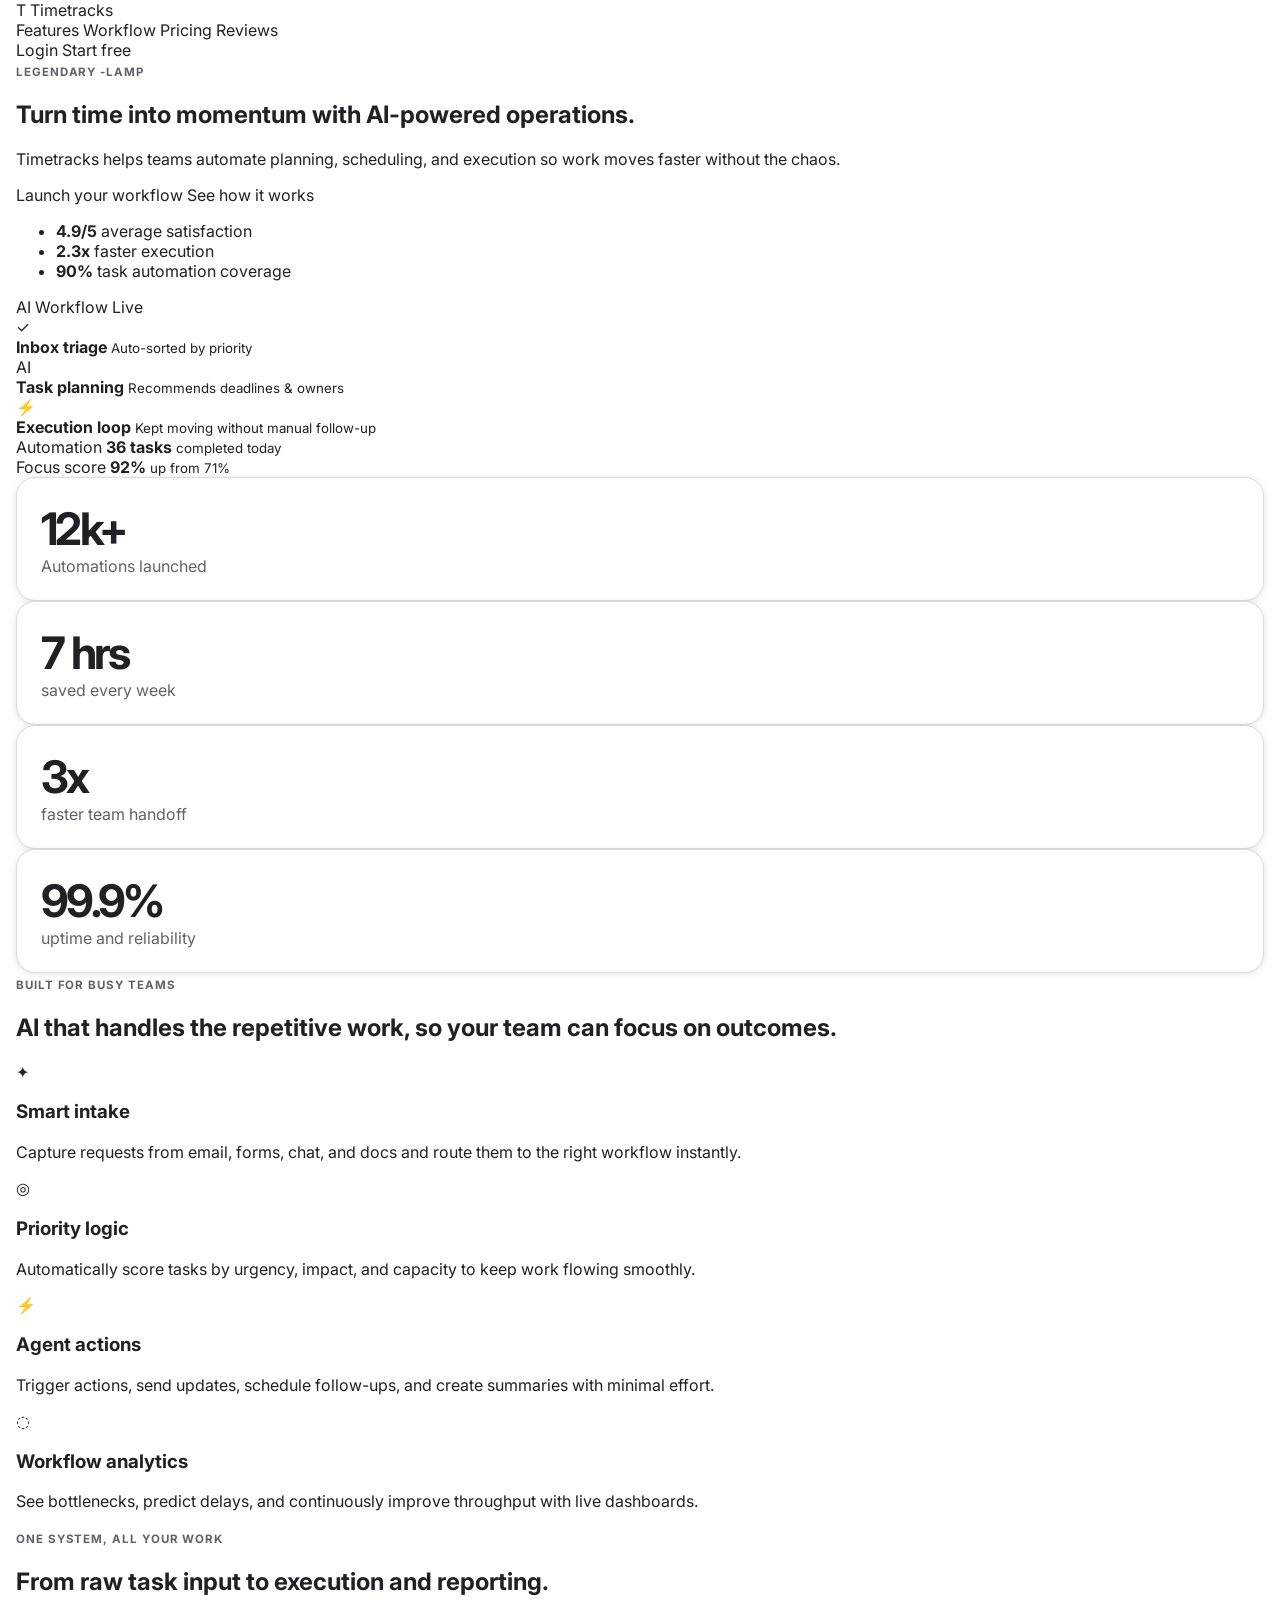
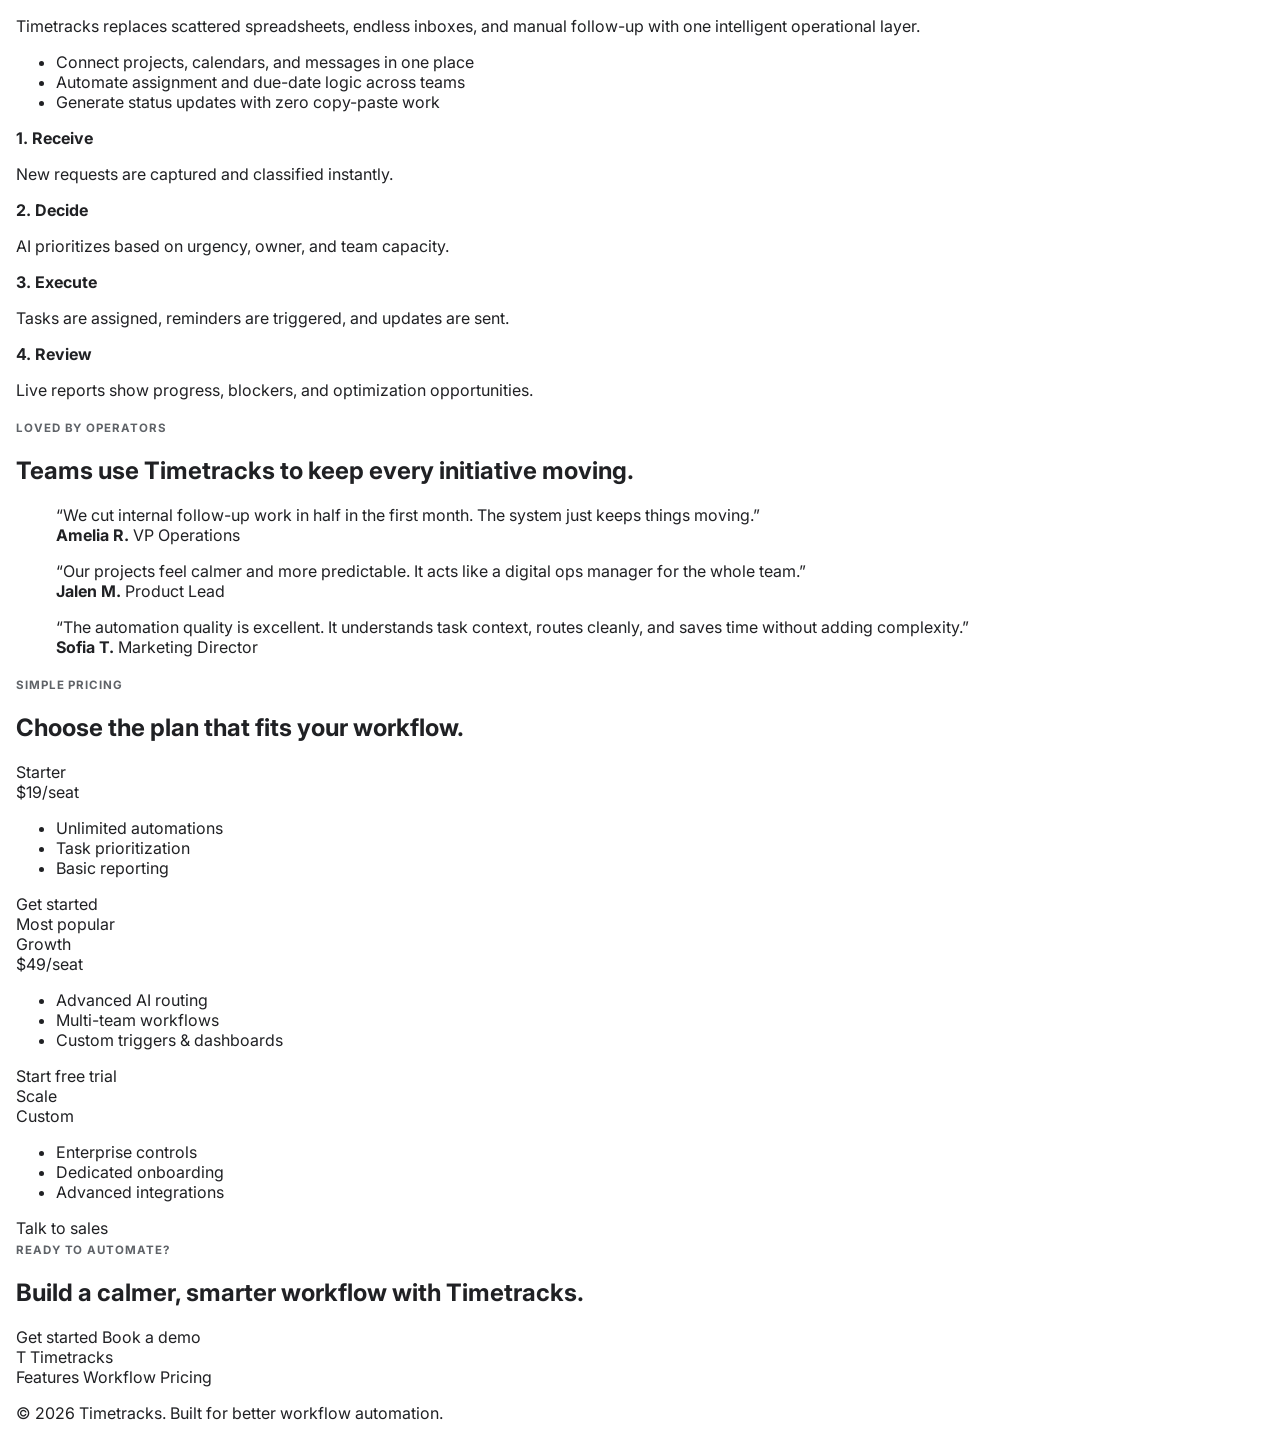
<file: index.html>
<!DOCTYPE html>
<html lang="en">
  <head>
    <meta charset="UTF-8" />
    <meta name="viewport" content="width=device-width, initial-scale=1.0" />
    <meta
      name="description"
      content="Timetracks helps teams automate repetitive work with AI-driven planning, scheduling, and execution."
    />
    <title>Timetracks | AI Automation for Your Workflow</title>
    <link rel="preconnect" href="https://fonts.googleapis.com" />
    <link rel="preconnect" href="https://fonts.gstatic.com" crossorigin />
    <link
      href="https://fonts.googleapis.com/css2?family=Inter:wght@400;500;600;700;800;900&display=swap"
      rel="stylesheet"
    />
    <link rel="stylesheet" href="styles.css" />
  </head>
  <body>
    <div class="page-shell">
      <div class="bg-glow glow-1"></div>
      <div class="bg-glow glow-2"></div>
      <div class="bg-grid"></div>

      <header class="site-header">
        <div class="container nav-wrap">
          <a class="brand" href="#top" aria-label="Timetracks home">
            <span class="brand-mark">T</span>
            <span class="brand-text">Timetracks</span>
          </a>

          <nav class="main-nav" aria-label="Main navigation">
            <a href="#features">Features</a>
            <a href="#workflow">Workflow</a>
            <a href="#pricing">Pricing</a>
            <a href="#reviews">Reviews</a>
          </nav>

          <div class="nav-actions">
            <a class="btn btn-ghost" href="#pricing">Login</a>
            <a class="btn btn-primary" href="#cta">Start free</a>
          </div>
        </div>
      </header>

      <main id="top">
        <section class="hero container">
          <div class="hero-copy reveal">
            <div class="eyebrow">Legendary -lamp</div>
            <h1>Turn time into momentum with AI-powered operations.</h1>
            <p>
              Timetracks helps teams automate planning, scheduling, and execution so
              work moves faster without the chaos.
            </p>

            <div class="hero-actions">
              <a class="btn btn-primary" href="#cta">Launch your workflow</a>
              <a class="btn btn-secondary" href="#features">See how it works</a>
            </div>

            <ul class="hero-proof" aria-label="Customer proof points">
              <li><strong>4.9/5</strong> average satisfaction</li>
              <li><strong>2.3x</strong> faster execution</li>
              <li><strong>90%</strong> task automation coverage</li>
            </ul>
          </div>

          <div class="hero-visual reveal">
            <div class="dashboard-card card-main">
              <div class="card-header">
                <span class="status-dot"></span>
                <span>AI Workflow</span>
                <span class="status-pill">Live</span>
              </div>

              <div class="chart-wrap">
                <div class="chart-bars">
                  <span style="height: 34%"></span>
                  <span style="height: 52%"></span>
                  <span style="height: 71%"></span>
                  <span style="height: 58%"></span>
                  <span style="height: 88%"></span>
                  <span style="height: 100%"></span>
                </div>
              </div>

              <div class="workflow-list">
                <div class="workflow-item">
                  <span class="item-icon success">✓</span>
                  <div>
                    <strong>Inbox triage</strong>
                    <small>Auto-sorted by priority</small>
                  </div>
                </div>
                <div class="workflow-item">
                  <span class="item-icon info">AI</span>
                  <div>
                    <strong>Task planning</strong>
                    <small>Recommends deadlines & owners</small>
                  </div>
                </div>
                <div class="workflow-item">
                  <span class="item-icon accent">⚡</span>
                  <div>
                    <strong>Execution loop</strong>
                    <small>Kept moving without manual follow-up</small>
                  </div>
                </div>
              </div>
            </div>

            <div class="floating-card small-card card-1">
              <span class="mini-label">Automation</span>
              <strong>36 tasks</strong>
              <small>completed today</small>
            </div>

            <div class="floating-card small-card card-2">
              <span class="mini-label">Focus score</span>
              <strong>92%</strong>
              <small>up from 71%</small>
            </div>
          </div>
        </section>

        <section class="stats container reveal">
          <div class="stat-box">
            <strong>12k+</strong>
            <span>Automations launched</span>
          </div>
          <div class="stat-box">
            <strong>7 hrs</strong>
            <span>saved every week</span>
          </div>
          <div class="stat-box">
            <strong>3x</strong>
            <span>faster team handoff</span>
          </div>
          <div class="stat-box">
            <strong>99.9%</strong>
            <span>uptime and reliability</span>
          </div>
        </section>

        <section id="features" class="section container reveal">
          <div class="section-heading">
            <span class="eyebrow">Built for busy teams</span>
            <h2>AI that handles the repetitive work, so your team can focus on outcomes.</h2>
          </div>

          <div class="feature-grid">
            <article class="feature-card">
              <div class="icon-wrap cyan">✦</div>
              <h3>Smart intake</h3>
              <p>
                Capture requests from email, forms, chat, and docs and route them to the
                right workflow instantly.
              </p>
            </article>

            <article class="feature-card">
              <div class="icon-wrap purple">◎</div>
              <h3>Priority logic</h3>
              <p>
                Automatically score tasks by urgency, impact, and capacity to keep work
                flowing smoothly.
              </p>
            </article>

            <article class="feature-card">
              <div class="icon-wrap orange">⚡</div>
              <h3>Agent actions</h3>
              <p>
                Trigger actions, send updates, schedule follow-ups, and create summaries
                with minimal effort.
              </p>
            </article>

            <article class="feature-card">
              <div class="icon-wrap green">◌</div>
              <h3>Workflow analytics</h3>
              <p>
                See bottlenecks, predict delays, and continuously improve throughput with
                live dashboards.
              </p>
            </article>
          </div>
        </section>

        <section id="workflow" class="section workflow-section">
          <div class="container workflow-layout reveal">
            <div class="workflow-copy">
              <span class="eyebrow">One system, all your work</span>
              <h2>From raw task input to execution and reporting.</h2>
              <p>
                Timetracks replaces scattered spreadsheets, endless inboxes, and manual
                follow-up with one intelligent operational layer.
              </p>

              <ul class="check-list">
                <li>Connect projects, calendars, and messages in one place</li>
                <li>Automate assignment and due-date logic across teams</li>
                <li>Generate status updates with zero copy-paste work</li>
              </ul>
            </div>

            <div class="workflow-panel">
              <div class="timeline-item active">
                <span class="dot"></span>
                <div>
                  <strong>1. Receive</strong>
                  <p>New requests are captured and classified instantly.</p>
                </div>
              </div>
              <div class="timeline-item">
                <span class="dot"></span>
                <div>
                  <strong>2. Decide</strong>
                  <p>AI prioritizes based on urgency, owner, and team capacity.</p>
                </div>
              </div>
              <div class="timeline-item">
                <span class="dot"></span>
                <div>
                  <strong>3. Execute</strong>
                  <p>Tasks are assigned, reminders are triggered, and updates are sent.</p>
                </div>
              </div>
              <div class="timeline-item">
                <span class="dot"></span>
                <div>
                  <strong>4. Review</strong>
                  <p>Live reports show progress, blockers, and optimization opportunities.</p>
                </div>
              </div>
            </div>
          </div>
        </section>

        <section id="reviews" class="section container reveal">
          <div class="section-heading">
            <span class="eyebrow">Loved by operators</span>
            <h2>Teams use Timetracks to keep every initiative moving.</h2>
          </div>

          <div class="testimonial-grid">
            <blockquote class="testimonial">
              “We cut internal follow-up work in half in the first month. The system just
              keeps things moving.”
              <footer>
                <strong>Amelia R.</strong>
                <span>VP Operations</span>
              </footer>
            </blockquote>

            <blockquote class="testimonial">
              “Our projects feel calmer and more predictable. It acts like a digital ops
              manager for the whole team.”
              <footer>
                <strong>Jalen M.</strong>
                <span>Product Lead</span>
              </footer>
            </blockquote>

            <blockquote class="testimonial">
              “The automation quality is excellent. It understands task context, routes
              cleanly, and saves time without adding complexity.”
              <footer>
                <strong>Sofia T.</strong>
                <span>Marketing Director</span>
              </footer>
            </blockquote>
          </div>
        </section>

        <section id="pricing" class="section container reveal">
          <div class="section-heading narrow">
            <span class="eyebrow">Simple pricing</span>
            <h2>Choose the plan that fits your workflow.</h2>
          </div>

          <div class="pricing-grid">
            <article class="price-card">
              <div class="plan-name">Starter</div>
              <div class="price">$19<span>/seat</span></div>
              <ul>
                <li>Unlimited automations</li>
                <li>Task prioritization</li>
                <li>Basic reporting</li>
              </ul>
              <a href="#cta" class="btn btn-secondary">Get started</a>
            </article>

            <article class="price-card featured-plan">
              <div class="plan-badge">Most popular</div>
              <div class="plan-name">Growth</div>
              <div class="price">$49<span>/seat</span></div>
              <ul>
                <li>Advanced AI routing</li>
                <li>Multi-team workflows</li>
                <li>Custom triggers & dashboards</li>
              </ul>
              <a href="#cta" class="btn btn-primary">Start free trial</a>
            </article>

            <article class="price-card">
              <div class="plan-name">Scale</div>
              <div class="price">Custom</div>
              <ul>
                <li>Enterprise controls</li>
                <li>Dedicated onboarding</li>
                <li>Advanced integrations</li>
              </ul>
              <a href="#cta" class="btn btn-secondary">Talk to sales</a>
            </article>
          </div>
        </section>

        <section id="cta" class="section cta-section reveal">
          <div class="container cta-panel">
            <div>
              <span class="eyebrow">Ready to automate?</span>
              <h2>Build a calmer, smarter workflow with Timetracks.</h2>
            </div>
            <div class="cta-actions">
              <a class="btn btn-primary" href="mailto:hello@timetracks.ai">Get started</a>
              <a class="btn btn-secondary" href="mailto:hello@timetracks.ai">Book a demo</a>
            </div>
          </div>
        </section>
      </main>

      <footer class="site-footer">
        <div class="container footer-wrap">
          <a class="brand" href="#top" aria-label="Timetracks home">
            <span class="brand-mark">T</span>
            <span class="brand-text">Timetracks</span>
          </a>

          <div class="footer-links">
            <a href="#features">Features</a>
            <a href="#workflow">Workflow</a>
            <a href="#pricing">Pricing</a>
          </div>

          <p>© 2026 Timetracks. Built for better workflow automation.</p>
        </div>
      </footer>
    </div>

    <script src="script.js"></script>
  </body>
</html>
</file>
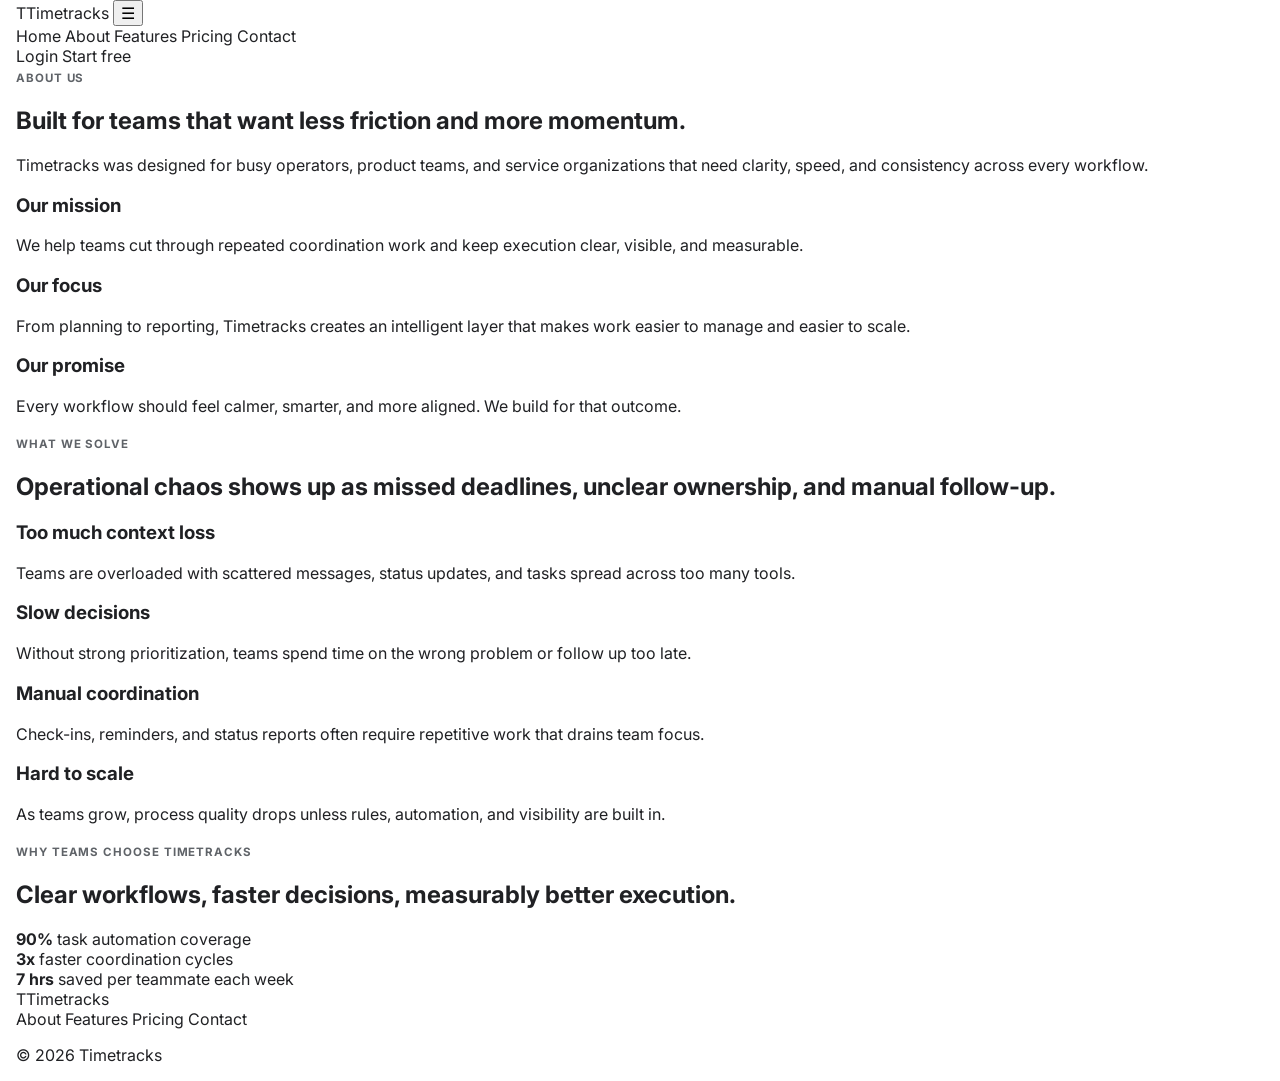
<file: about.html>
<!DOCTYPE html>
<html lang="en">
  <head>
    <meta charset="UTF-8" />
    <meta name="viewport" content="width=device-width, initial-scale=1.0" />
    <meta name="description" content="Learn about Timetracks and how AI-powered workflow automation helps teams move faster." />
    <title>About Timetracks</title>
    <link rel="preconnect" href="https://fonts.googleapis.com" />
    <link rel="preconnect" href="https://fonts.gstatic.com" crossorigin />
    <link href="https://fonts.googleapis.com/css2?family=Inter:wght@400;500;600;700;800;900&display=swap" rel="stylesheet" />
    <link rel="stylesheet" href="styles.css" />
  </head>
  <body>
    <div class="site-shell">
      <div class="bg-orb orb-one"></div>
      <div class="bg-orb orb-two"></div>
      <div class="bg-grid"></div>

      <header class="site-header">
        <div class="container nav-wrap">
          <a class="brand" href="index.html"><span class="brand-mark">T</span><span>Timetracks</span></a>
          <button class="menu-toggle" aria-label="Open menu" aria-expanded="false">☰</button>
          <nav class="main-nav">
            <a href="index.html">Home</a>
            <a href="about.html" class="active">About</a>
            <a href="features.html">Features</a>
            <a href="pricing.html">Pricing</a>
            <a href="contact.html">Contact</a>
          </nav>
          <div class="nav-actions">
            <a class="btn btn-ghost" href="pricing.html">Login</a>
            <a class="btn btn-primary" href="contact.html">Start free</a>
          </div>
        </div>
      </header>

      <main>
        <section class="page-head container reveal">
          <span class="eyebrow">About us</span>
          <h1>Built for teams that want less friction and more momentum.</h1>
          <p class="page-copy">Timetracks was designed for busy operators, product teams, and service organizations that need clarity, speed, and consistency across every workflow.</p>
        </section>

        <section class="section container reveal">
          <div class="info-grid">
            <article class="info-card">
              <h3>Our mission</h3>
              <p>We help teams cut through repeated coordination work and keep execution clear, visible, and measurable.</p>
            </article>
            <article class="info-card">
              <h3>Our focus</h3>
              <p>From planning to reporting, Timetracks creates an intelligent layer that makes work easier to manage and easier to scale.</p>
            </article>
            <article class="info-card">
              <h3>Our promise</h3>
              <p>Every workflow should feel calmer, smarter, and more aligned. We build for that outcome.</p>
            </article>
          </div>
        </section>

        <section class="section container reveal">
          <div class="section-heading">
            <span class="eyebrow">What we solve</span>
            <h2>Operational chaos shows up as missed deadlines, unclear ownership, and manual follow-up.</h2>
          </div>

          <div class="feature-list">
            <div class="info-card">
              <h3>Too much context loss</h3>
              <p>Teams are overloaded with scattered messages, status updates, and tasks spread across too many tools.</p>
            </div>
            <div class="info-card">
              <h3>Slow decisions</h3>
              <p>Without strong prioritization, teams spend time on the wrong problem or follow up too late.</p>
            </div>
            <div class="info-card">
              <h3>Manual coordination</h3>
              <p>Check-ins, reminders, and status reports often require repetitive work that drains team focus.</p>
            </div>
            <div class="info-card">
              <h3>Hard to scale</h3>
              <p>As teams grow, process quality drops unless rules, automation, and visibility are built in.</p>
            </div>
          </div>
        </section>

        <section class="section container reveal">
          <div class="section-heading">
            <span class="eyebrow">Why teams choose Timetracks</span>
            <h2>Clear workflows, faster decisions, measurably better execution.</h2>
          </div>

          <div class="value-grid">
            <div class="value-box">
              <strong>90%</strong>
              <span>task automation coverage</span>
            </div>
            <div class="value-box">
              <strong>3x</strong>
              <span>faster coordination cycles</span>
            </div>
            <div class="value-box">
              <strong>7 hrs</strong>
              <span>saved per teammate each week</span>
            </div>
          </div>
        </section>
      </main>

      <footer class="site-footer">
        <div class="container footer-wrap">
          <a class="brand" href="index.html"><span class="brand-mark">T</span><span>Timetracks</span></a>
          <div class="footer-links">
            <a href="about.html">About</a>
            <a href="features.html">Features</a>
            <a href="pricing.html">Pricing</a>
            <a href="contact.html">Contact</a>
          </div>
          <p>© 2026 Timetracks</p>
        </div>
      </footer>
    </div>

    <script src="script.js"></script>
  </body>
</html>
</file>
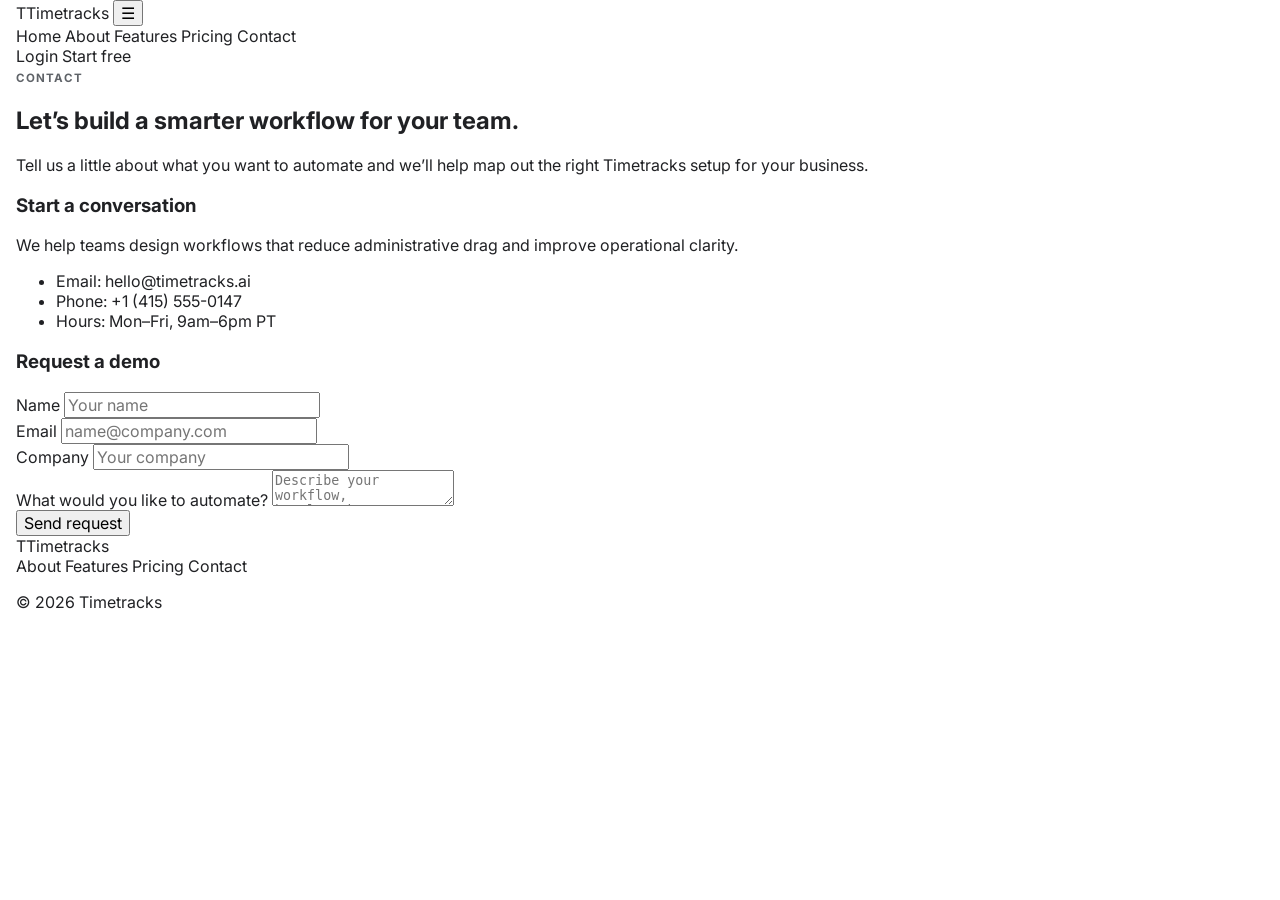
<file: contact.html>
<!DOCTYPE html>
<html lang="en">
  <head>
    <meta charset="UTF-8" />
    <meta name="viewport" content="width=device-width, initial-scale=1.0" />
    <meta name="description" content="Contact Timetracks to learn how AI workflow automation can improve your operations." />
    <title>Contact Timetracks</title>
    <link rel="preconnect" href="https://fonts.googleapis.com" />
    <link rel="preconnect" href="https://fonts.gstatic.com" crossorigin />
    <link href="https://fonts.googleapis.com/css2?family=Inter:wght@400;500;600;700;800;900&display=swap" rel="stylesheet" />
    <link rel="stylesheet" href="styles.css" />
  </head>
  <body>
    <div class="site-shell">
      <div class="bg-orb orb-one"></div>
      <div class="bg-orb orb-two"></div>
      <div class="bg-grid"></div>

      <header class="site-header">
        <div class="container nav-wrap">
          <a class="brand" href="index.html"><span class="brand-mark">T</span><span>Timetracks</span></a>
          <button class="menu-toggle" aria-label="Open menu" aria-expanded="false">☰</button>
          <nav class="main-nav">
            <a href="index.html">Home</a>
            <a href="about.html">About</a>
            <a href="features.html">Features</a>
            <a href="pricing.html">Pricing</a>
            <a href="contact.html" class="active">Contact</a>
          </nav>
          <div class="nav-actions">
            <a class="btn btn-ghost" href="pricing.html">Login</a>
            <a class="btn btn-primary" href="contact.html">Start free</a>
          </div>
        </div>
      </header>

      <main>
        <section class="page-head container reveal">
          <span class="eyebrow">Contact</span>
          <h1>Let’s build a smarter workflow for your team.</h1>
          <p class="page-copy">Tell us a little about what you want to automate and we’ll help map out the right Timetracks setup for your business.</p>
        </section>

        <section class="section container reveal">
          <div class="contact-grid">
            <article class="contact-card">
              <h3>Start a conversation</h3>
              <p>We help teams design workflows that reduce administrative drag and improve operational clarity.</p>
              <ul class="contact-list">
                <li>Email: hello@timetracks.ai</li>
                <li>Phone: +1 (415) 555-0147</li>
                <li>Hours: Mon–Fri, 9am–6pm PT</li>
              </ul>
            </article>

            <div class="form-card">
              <h3>Request a demo</h3>
              <form id="contact-form">
                <div class="field">
                  <label for="name">Name</label>
                  <input id="name" name="name" type="text" placeholder="Your name" />
                </div>
                <div class="field">
                  <label for="email">Email</label>
                  <input id="email" name="email" type="email" placeholder="name@company.com" />
                </div>
                <div class="field">
                  <label for="company">Company</label>
                  <input id="company" name="company" type="text" placeholder="Your company" />
                </div>
                <div class="field">
                  <label for="workflow">What would you like to automate?</label>
                  <textarea id="workflow" name="workflow" placeholder="Describe your workflow, bottlenecks, or goals..."></textarea>
                </div>
                <div class="form-actions">
                  <button class="btn btn-primary" type="submit">Send request</button>
                </div>
              </form>
            </div>
          </div>
        </section>
      </main>

      <footer class="site-footer">
        <div class="container footer-wrap">
          <a class="brand" href="index.html"><span class="brand-mark">T</span><span>Timetracks</span></a>
          <div class="footer-links">
            <a href="about.html">About</a>
            <a href="features.html">Features</a>
            <a href="pricing.html">Pricing</a>
            <a href="contact.html">Contact</a>
          </div>
          <p>© 2026 Timetracks</p>
        </div>
      </footer>
    </div>

    <script src="script.js"></script>
  </body>
</html>
</file>
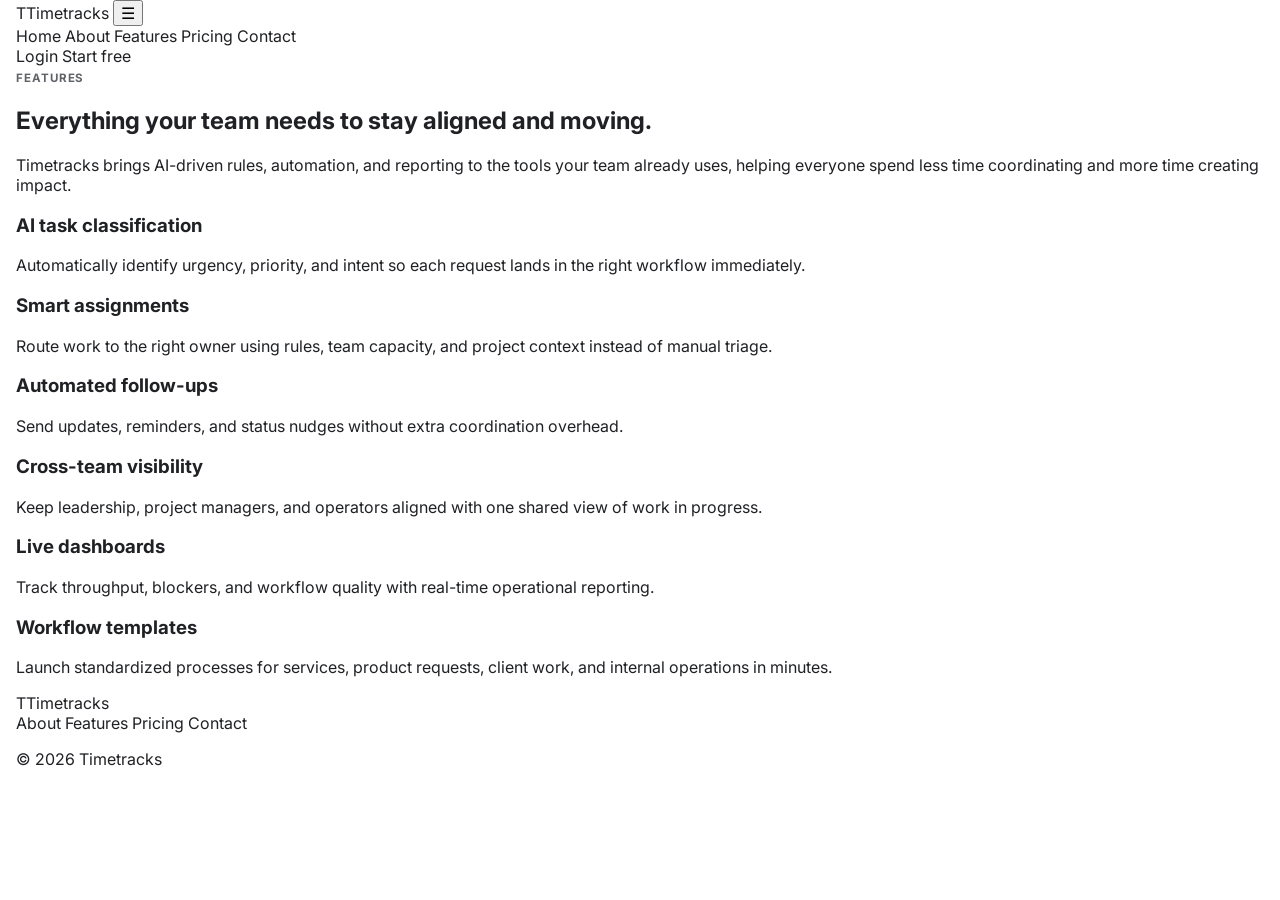
<file: features.html>
<!DOCTYPE html>
<html lang="en">
  <head>
    <meta charset="UTF-8" />
    <meta name="viewport" content="width=device-width, initial-scale=1.0" />
    <meta name="description" content="Explore the features that make Timetracks a powerful AI workflow platform for teams." />
    <title>Timetracks Features</title>
    <link rel="preconnect" href="https://fonts.googleapis.com" />
    <link rel="preconnect" href="https://fonts.gstatic.com" crossorigin />
    <link href="https://fonts.googleapis.com/css2?family=Inter:wght@400;500;600;700;800;900&display=swap" rel="stylesheet" />
    <link rel="stylesheet" href="styles.css" />
  </head>
  <body>
    <div class="site-shell">
      <div class="bg-orb orb-one"></div>
      <div class="bg-orb orb-two"></div>
      <div class="bg-grid"></div>

      <header class="site-header">
        <div class="container nav-wrap">
          <a class="brand" href="index.html"><span class="brand-mark">T</span><span>Timetracks</span></a>
          <button class="menu-toggle" aria-label="Open menu" aria-expanded="false">☰</button>
          <nav class="main-nav">
            <a href="index.html">Home</a>
            <a href="about.html">About</a>
            <a href="features.html" class="active">Features</a>
            <a href="pricing.html">Pricing</a>
            <a href="contact.html">Contact</a>
          </nav>
          <div class="nav-actions">
            <a class="btn btn-ghost" href="pricing.html">Login</a>
            <a class="btn btn-primary" href="contact.html">Start free</a>
          </div>
        </div>
      </header>

      <main>
        <section class="page-head container reveal">
          <span class="eyebrow">Features</span>
          <h1>Everything your team needs to stay aligned and moving.</h1>
          <p class="page-copy">Timetracks brings AI-driven rules, automation, and reporting to the tools your team already uses, helping everyone spend less time coordinating and more time creating impact.</p>
        </section>

        <section class="section container reveal">
          <div class="feature-list">
            <article class="info-card">
              <h3>AI task classification</h3>
              <p>Automatically identify urgency, priority, and intent so each request lands in the right workflow immediately.</p>
            </article>
            <article class="info-card">
              <h3>Smart assignments</h3>
              <p>Route work to the right owner using rules, team capacity, and project context instead of manual triage.</p>
            </article>
            <article class="info-card">
              <h3>Automated follow-ups</h3>
              <p>Send updates, reminders, and status nudges without extra coordination overhead.</p>
            </article>
            <article class="info-card">
              <h3>Cross-team visibility</h3>
              <p>Keep leadership, project managers, and operators aligned with one shared view of work in progress.</p>
            </article>
            <article class="info-card">
              <h3>Live dashboards</h3>
              <p>Track throughput, blockers, and workflow quality with real-time operational reporting.</p>
            </article>
            <article class="info-card">
              <h3>Workflow templates</h3>
              <p>Launch standardized processes for services, product requests, client work, and internal operations in minutes.</p>
            </article>
          </div>
        </section>
      </main>

      <footer class="site-footer">
        <div class="container footer-wrap">
          <a class="brand" href="index.html"><span class="brand-mark">T</span><span>Timetracks</span></a>
          <div class="footer-links">
            <a href="about.html">About</a>
            <a href="features.html">Features</a>
            <a href="pricing.html">Pricing</a>
            <a href="contact.html">Contact</a>
          </div>
          <p>© 2026 Timetracks</p>
        </div>
      </footer>
    </div>

    <script src="script.js"></script>
  </body>
</html>
</file>
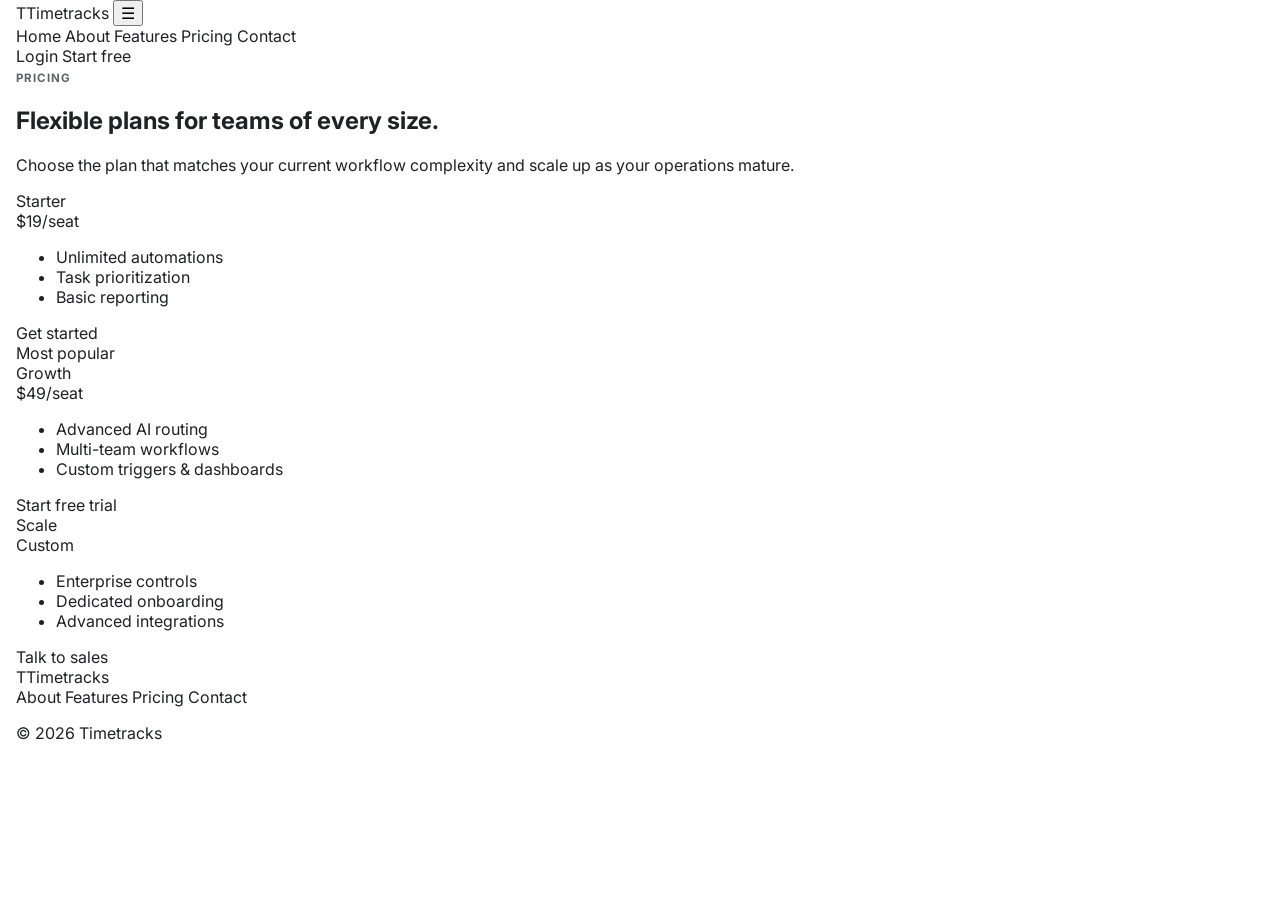
<file: pricing.html>
<!DOCTYPE html>
<html lang="en">
  <head>
    <meta charset="UTF-8" />
    <meta name="viewport" content="width=device-width, initial-scale=1.0" />
    <meta name="description" content="View Timetracks pricing and choose the right plan for your team." />
    <title>Timetracks Pricing</title>
    <link rel="preconnect" href="https://fonts.googleapis.com" />
    <link rel="preconnect" href="https://fonts.gstatic.com" crossorigin />
    <link href="https://fonts.googleapis.com/css2?family=Inter:wght@400;500;600;700;800;900&display=swap" rel="stylesheet" />
    <link rel="stylesheet" href="styles.css" />
  </head>
  <body>
    <div class="site-shell">
      <div class="bg-orb orb-one"></div>
      <div class="bg-orb orb-two"></div>
      <div class="bg-grid"></div>

      <header class="site-header">
        <div class="container nav-wrap">
          <a class="brand" href="index.html"><span class="brand-mark">T</span><span>Timetracks</span></a>
          <button class="menu-toggle" aria-label="Open menu" aria-expanded="false">☰</button>
          <nav class="main-nav">
            <a href="index.html">Home</a>
            <a href="about.html">About</a>
            <a href="features.html">Features</a>
            <a href="pricing.html" class="active">Pricing</a>
            <a href="contact.html">Contact</a>
          </nav>
          <div class="nav-actions">
            <a class="btn btn-ghost" href="pricing.html">Login</a>
            <a class="btn btn-primary" href="contact.html">Start free</a>
          </div>
        </div>
      </header>

      <main>
        <section class="page-head container reveal">
          <span class="eyebrow">Pricing</span>
          <h1>Flexible plans for teams of every size.</h1>
          <p class="page-copy">Choose the plan that matches your current workflow complexity and scale up as your operations mature.</p>
        </section>

        <section class="section container reveal">
          <div class="pricing-grid">
            <article class="price-card">
              <div class="plan-name">Starter</div>
              <div class="price">$19<span>/seat</span></div>
              <ul>
                <li>Unlimited automations</li>
                <li>Task prioritization</li>
                <li>Basic reporting</li>
              </ul>
              <a href="contact.html" class="btn btn-secondary">Get started</a>
            </article>

            <article class="price-card featured-plan">
              <div class="plan-badge">Most popular</div>
              <div class="plan-name">Growth</div>
              <div class="price">$49<span>/seat</span></div>
              <ul>
                <li>Advanced AI routing</li>
                <li>Multi-team workflows</li>
                <li>Custom triggers & dashboards</li>
              </ul>
              <a href="contact.html" class="btn btn-primary">Start free trial</a>
            </article>

            <article class="price-card">
              <div class="plan-name">Scale</div>
              <div class="price">Custom</div>
              <ul>
                <li>Enterprise controls</li>
                <li>Dedicated onboarding</li>
                <li>Advanced integrations</li>
              </ul>
              <a href="contact.html" class="btn btn-secondary">Talk to sales</a>
            </article>
          </div>
        </section>
      </main>

      <footer class="site-footer">
        <div class="container footer-wrap">
          <a class="brand" href="index.html"><span class="brand-mark">T</span><span>Timetracks</span></a>
          <div class="footer-links">
            <a href="about.html">About</a>
            <a href="features.html">Features</a>
            <a href="pricing.html">Pricing</a>
            <a href="contact.html">Contact</a>
          </div>
          <p>© 2026 Timetracks</p>
        </div>
      </footer>
    </div>

    <script src="script.js"></script>
  </body>
</html>
</file>
<file: styles.css>
:root {
  --blue: #1a73e8;
  --red: #ea4335;
  --yellow: #fbbc05;
  --green: #34a853;
  --text: #202124;
  --muted: #5f6368;
  --line: #dadce0;
  --soft: #f8f9fa;
  --panel: #ffffff;
  --shadow: 0 1px 6px rgba(32, 33, 36, 0.12);
}

* {
  box-sizing: border-box;
}

html {
  scroll-behavior: smooth;
}

body {
  margin: 0;
  font-family: "Inter", sans-serif;
  background: #fff;
  color: var(--text);
}

button,
input {
  font: inherit;
}

button {
  cursor: pointer;
}

a {
  color: inherit;
  text-decoration: none;
}

.page-shell {
  min-height: 100vh;
}

.container {
  width: min(1260px, calc(100% - 2rem));
  margin: 0 auto;
}

.google-header {
  padding-top: 0.9rem;
}

.top-nav {
  display: flex;
  align-items: center;
  justify-content: space-between;
  gap: 1rem;
}

.nav-left,
.nav-right {
  display: flex;
  align-items: center;
  gap: 1.2rem;
  font-size: 0.88rem;
  color: var(--muted);
}

.nav-right {
  justify-content: flex-end;
}

.nav-left a,
.nav-right a {
  transition: opacity 0.18s ease;
}

.nav-left a:hover,
.nav-right a:hover {
  opacity: 0.75;
}

.icon-btn {
  width: 2.1rem;
  height: 2.1rem;
  border: none;
  background: transparent;
  border-radius: 50%;
  color: var(--text);
  font-size: 1.2rem;
}

.signin-btn {
  border: none;
  background: #1a73e8;
  color: white;
  border-radius: 999px;
  padding: 0.72rem 1.2rem;
  font-weight: 600;
  box-shadow: 0 1px 2px rgba(26, 115, 232, 0.2);
}

.google-main {
  padding-top: 8vh;
}

.hero-block {
  display: flex;
  flex-direction: column;
  align-items: center;
  text-align: center;
}

.logo-wrap {
  display: flex;
  align-items: center;
  justify-content: center;
  margin-bottom: 1.7rem;
  font-weight: 700;
  letter-spacing: -0.08em;
  font-size: clamp(3.4rem, 5vw, 5.4rem);
  line-height: 1;
}

.logo-letter {
  display: inline-block;
}

.logo-letter.blue { color: var(--blue); }
.logo-letter.red { color: var(--red); }
.logo-letter.yellow { color: var(--yellow); }
.logo-letter.green { color: var(--green); }

.search-form {
  width: min(100%, 720px);
}

.search-box {
  width: 100%;
  display: flex;
  align-items: center;
  gap: 0.8rem;
  border: 1px solid var(--line);
  border-radius: 999px;
  padding: 0.9rem 1.1rem 0.9rem 1.15rem;
  background: var(--panel);
  box-shadow: 0 1px 6px rgba(32, 33, 36, 0.08);
  transition: box-shadow 0.15s ease, border-color 0.15s ease;
}

.search-box:focus-within {
  box-shadow: 0 1px 8px rgba(32, 33, 36, 0.12);
  border-color: #c7c9ce;
}

.search-icon,
.voice-btn,
.lens-btn {
  border: none;
  background: transparent;
  color: var(--muted);
  font-size: 1.2rem;
}

.search-input {
  flex: 1;
  border: none;
  outline: none;
  font-size: 1.08rem;
  color: var(--text);
  background: transparent;
}

.search-actions {
  margin-top: 1.5rem;
  display: flex;
  justify-content: center;
  gap: 0.8rem;
  flex-wrap: wrap;
}

.google-btn {
  border: 1px solid transparent;
  border-radius: 0.45rem;
  background: var(--soft);
  color: var(--text);
  padding: 0.8rem 1.2rem;
  font-weight: 500;
  border-color: #f1f3f4;
}

.google-btn.secondary {
  background: #fff;
  border-color: var(--line);
}

.quick-chips {
  margin-top: 1.4rem;
  display: flex;
  justify-content: center;
  align-items: center;
  gap: 0.7rem;
  flex-wrap: wrap;
}

.chip {
  border: 1px solid #f1f3f4;
  background: #fff;
  color: var(--text);
  border-radius: 999px;
  padding: 0.52rem 0.8rem;
  font-size: 0.88rem;
}

.info-strip {
  margin-top: 5rem;
  display: grid;
  grid-template-columns: repeat(3, minmax(0, 1fr));
  gap: 1.2rem;
}

.mini-card {
  background: var(--soft);
  border: 1px solid var(--line);
  border-radius: 1.1rem;
  padding: 1.35rem 1.2rem;
}

.mini-kicker,
.eyebrow {
  display: inline-block;
  letter-spacing: 0.08em;
  text-transform: uppercase;
  font-weight: 700;
  font-size: 0.72rem;
  color: var(--muted);
}

.mini-card h3 {
  margin: 0.55rem 0 0.4rem;
  font-size: 1.26rem;
}

.mini-card p {
  margin: 0;
  color: var(--muted);
  line-height: 1.65;
}

.product-grid {
  margin-top: 4rem;
  display: grid;
  grid-template-columns: 1.5fr 0.75fr;
  gap: 1.5rem;
  padding-bottom: 4rem;
}

.product-panel {
  background: linear-gradient(135deg, #f7fbff 0%, #ffffff 100%);
  border: 1px solid var(--line);
  border-radius: 1.5rem;
  padding: 2rem;
  min-height: 260px;
  display: flex;
  align-items: center;
}

.panel-copy {
  max-width: 46rem;
}

.panel-copy h2 {
  margin: 0.8rem 0 0.8rem;
  font-size: clamp(2.2rem, 3vw, 3.1rem);
  line-height: 1.08;
  letter-spacing: -0.06em;
}

.panel-copy p {
  margin: 0 0 1rem;
  color: var(--muted);
  line-height: 1.7;
}

.text-link {
  color: var(--blue);
  font-weight: 600;
}

.panel-stack {
  display: grid;
  gap: 1.2rem;
}

.stat-box {
  background: #fff;
  border: 1px solid var(--line);
  border-radius: 1.2rem;
  box-shadow: var(--shadow);
  padding: 1.5rem;
}

.stat-box strong {
  display: block;
  font-size: clamp(2rem, 4vw, 2.8rem);
  letter-spacing: -0.06em;
}

.stat-box span {
  color: var(--muted);
}

.stat-box.muted {
  background: var(--soft);
}

@media (max-width: 860px) {
  .info-strip,
  .product-grid {
    grid-template-columns: 1fr;
  }

  .nav-left {
    display: none;
  }
}

@media (max-width: 560px) {
  .google-main {
    padding-top: 4vh;
  }

  .search-box {
    padding: 0.8rem 0.9rem;
  }

  .search-actions {
    display: grid;
    grid-template-columns: 1fr;
  }

  .google-btn {
    width: 100%;
  }
}
</file>
